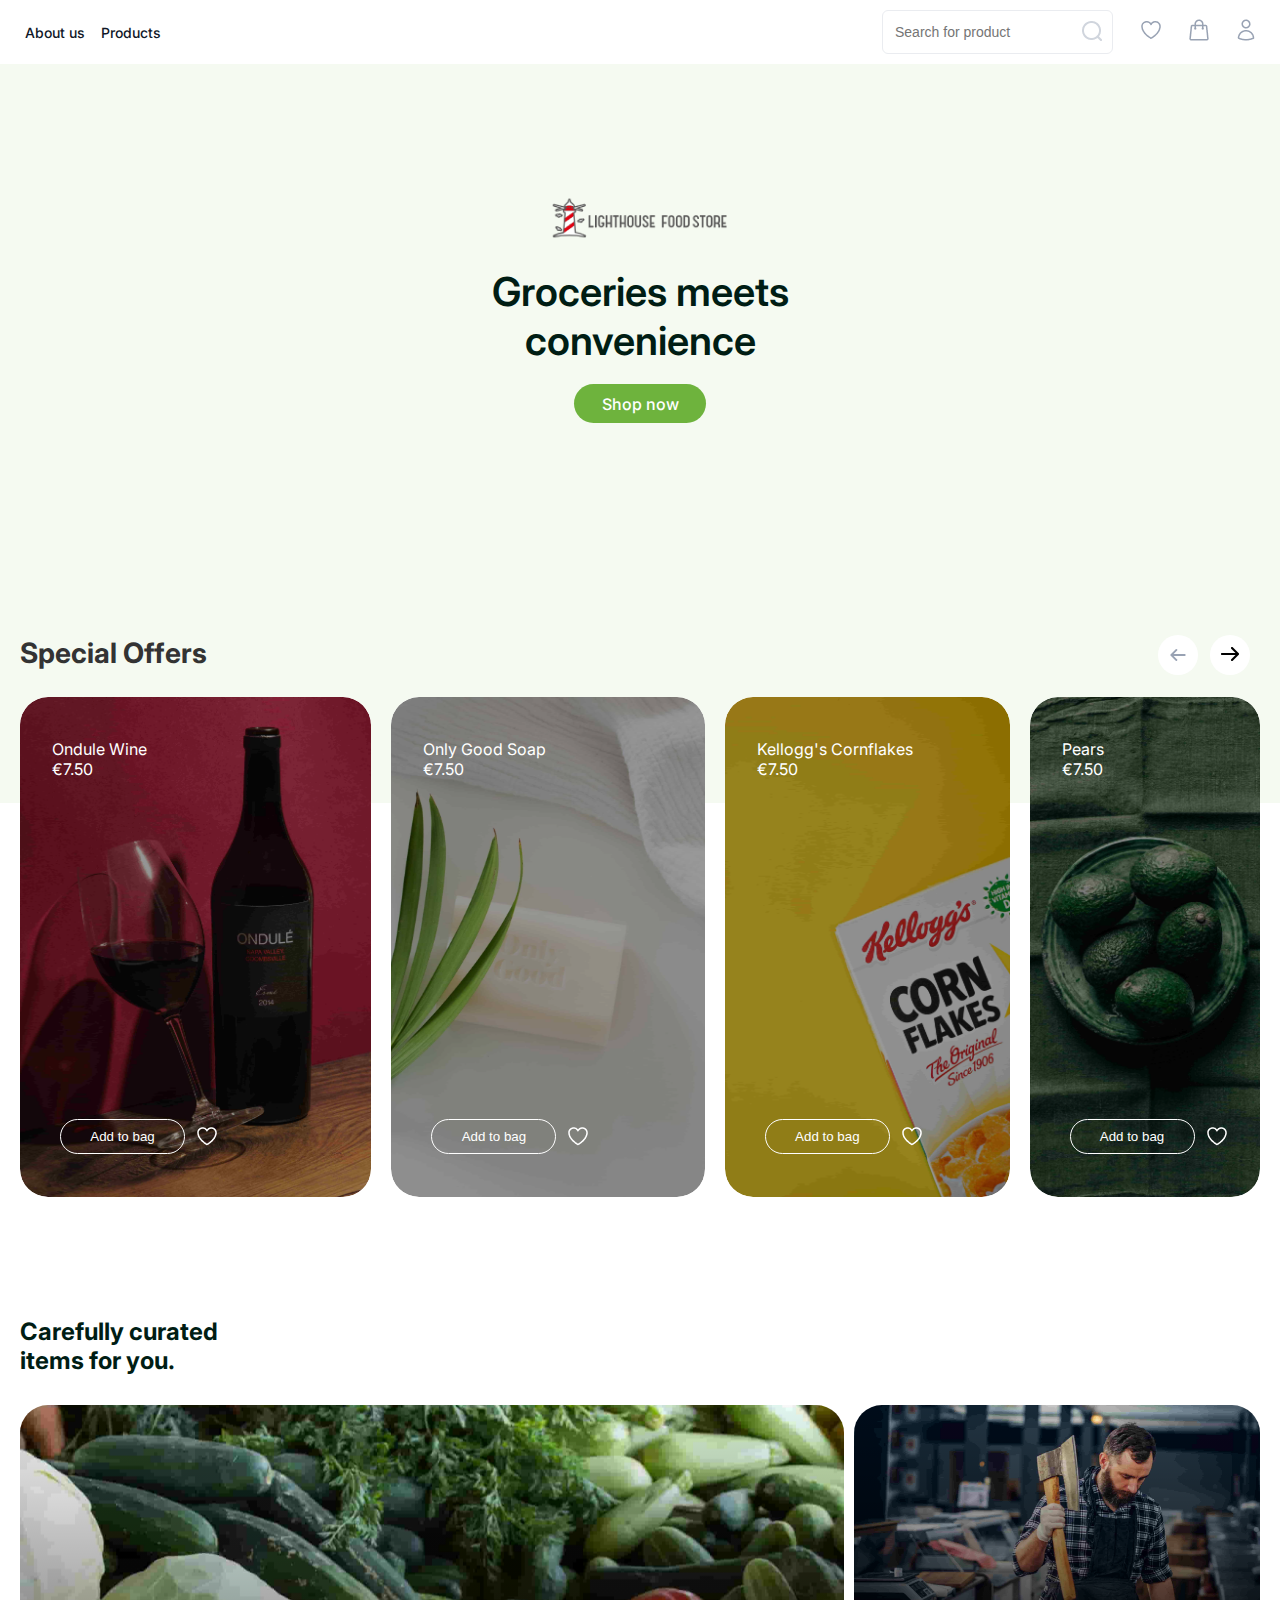
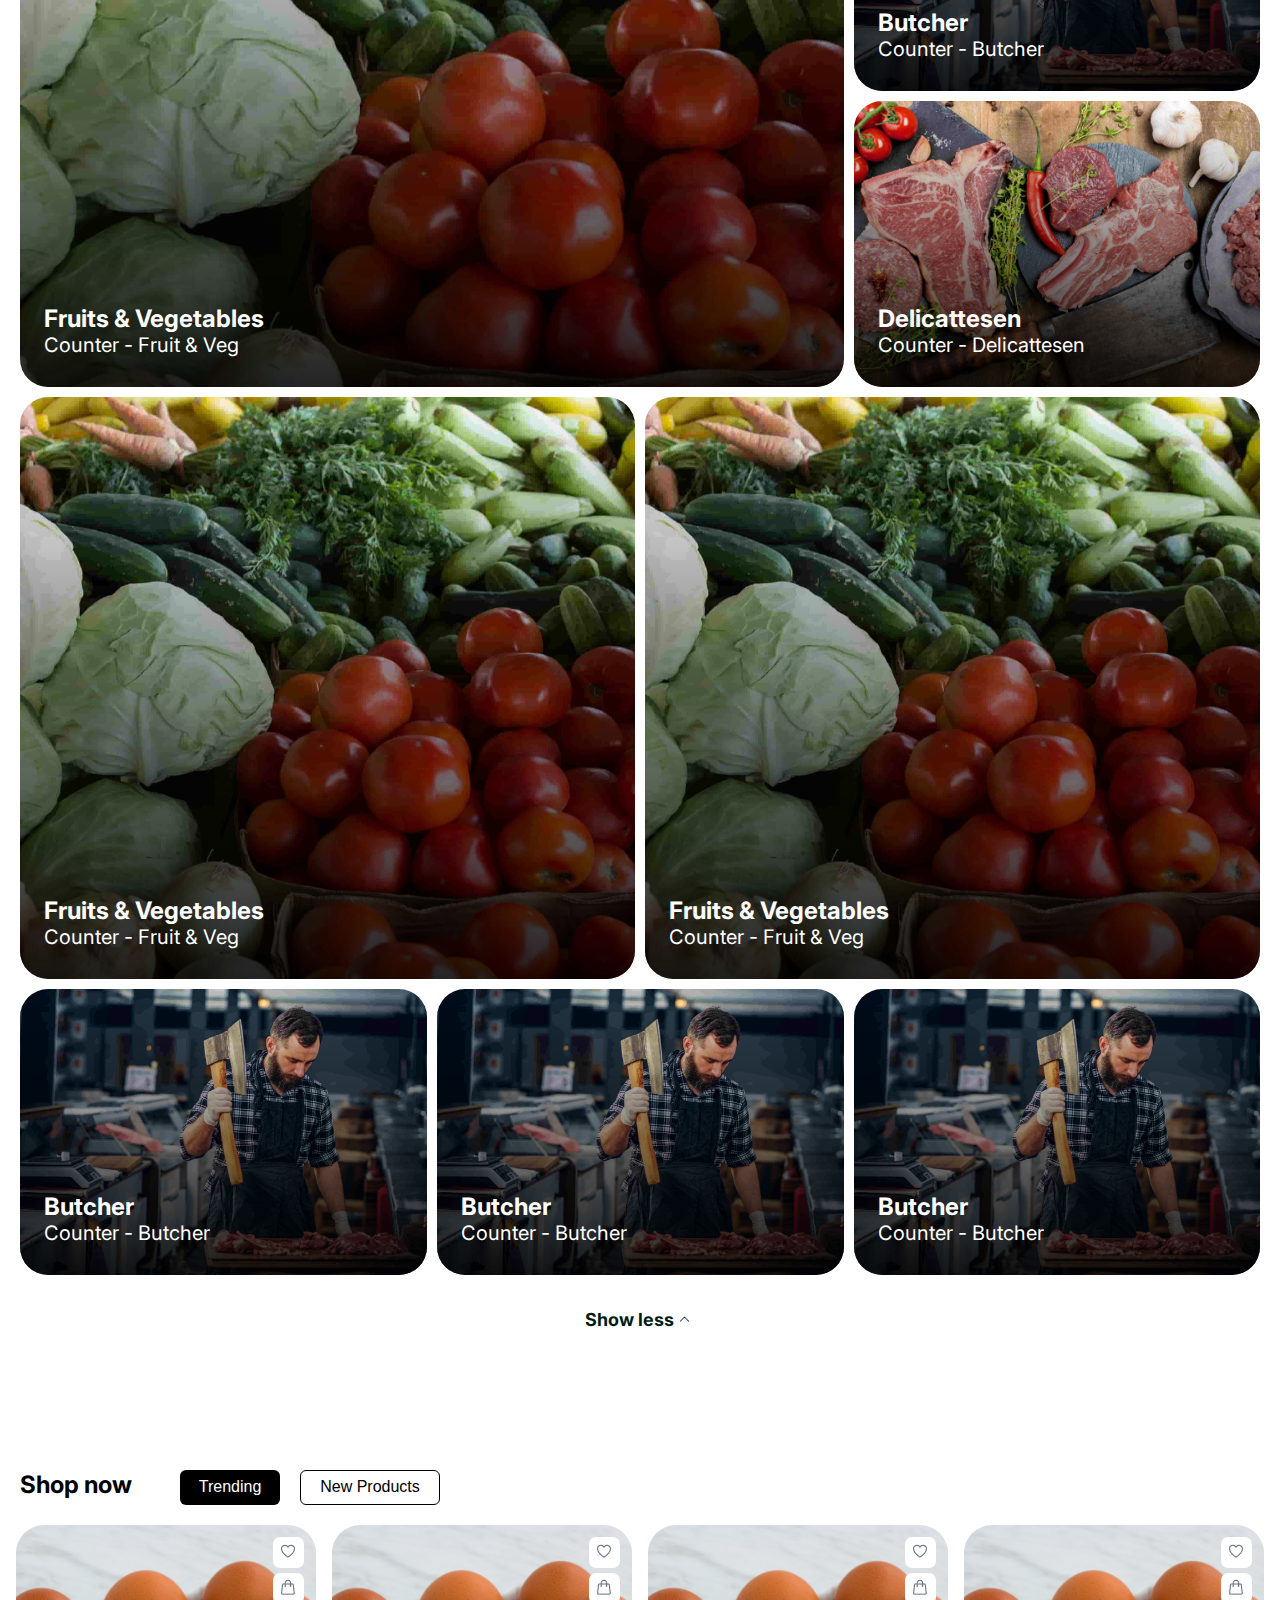
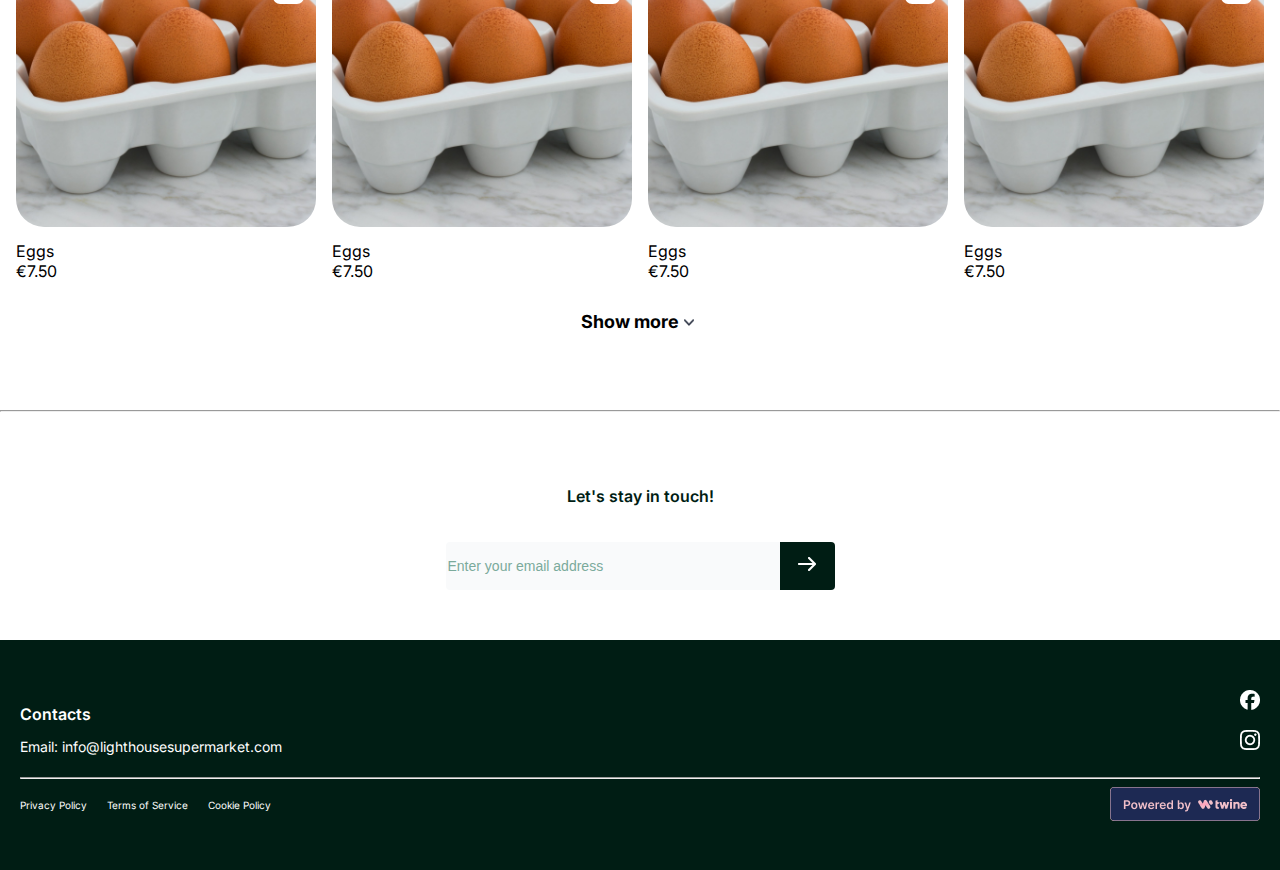
<file: index.html>
<!DOCTYPE html>
<html lang="en">
<head>
    <meta charset="UTF-8"/>
    <link href="/css/style.css" rel="stylesheet">
    <meta name="viewport" content="width=device-width, initial-scale=1.0">
    <link rel="preconnect" href="https://fonts.googleapis.com">
    <link rel="preconnect" href="https://fonts.gstatic.com" crossorigin>
    <link href="https://fonts.googleapis.com/css2?family=Inter:ital,opsz,wght@0,14..32,100..900;1,14..32,100..900&display=swap" rel="stylesheet">
    <title>Homepage</title>
</head>

<body>

<div class="container">
    <header class="header">
        <nav class="navbar">
            <ul class="nav-list">
                <li><a href="#About Us">About us</a></li>
                <li><a href="#Products">Products</a></li>
            </ul>
            <div class="right-section">
                <div class="search-item">
                    <input type="text" class="search-input" placeholder="Search for product">
                    <a href="#Search"><img src="/images/search.png"></a>
                </div>
                <a href="#liked"><img src="/images/liked.png" id="liked"></a>
                <a href="#cart"><img src="/images/cart.png" id="cart"></a>
                <a href="#profile"><img src="/images/profile.png" id="profile"></a>
            </div>
        </nav>
    </header>
</div>

<div class="background-overflow-header">
<div class="container">
    <header>
        <div class="header-container">
            <img src="/Images/logo.png" alt="Lighthouse Food Store" class="logo">
            <h1>Groceries meets<br>convenience</h1>
            <a href="#shop now" class="shop-now-button">Shop now</a>
        </div>
    </header>
</div>
</div>
    
<div class="container">
    <section class="special-offers">
        <div class="special-offers-header">
            <h2>Special Offers</h2>
            <div class="arrow-buttons">
                <button class="left-arrow"><img src="/images/special-offer-arrow-left.png"></button>
                <button class="right-arrow"><img src="/images/special-offer-arrow-right.png"></button>
            </div>
        </div>
        <div class="offer-grid">
            <div class="offer-item-1 offer-item">
                <img src="/images/wine.jpeg" alt="Ondule Wine" class="background-image">
                <p>Ondule Wine<br>€7.50</p>
                <div class="button-container-1">
                    <div class="add-to-bag">
                        <button>Add to bag</button>
                    </div>
                    <div class="special-offer-like">
                        <button><img src="/images/heart.png"></button>
                    </div>
                </div>
            </div>
            <div class="offer-item-2 offer-item">
                <img src="/images/soap.jpeg" alt="Only Good Soap" class="background-image">
                <p>Only Good Soap<br>€7.50</p>
                <div class="button-container-1">
                    <div class="add-to-bag">
                        <button>Add to bag</button>
                    </div>
                    <div class="special-offer-like">
                        <button><img src="/images/heart.png"></button>
                    </div>
                </div>
            </div>
            <div class="offer-item-3 offer-item">
                <img src="/images/cornflakes.jpeg" alt="Kellogg's cornflakes" class="background-image">
                <p>Kellogg's Cornflakes<br>€7.50</p>
                <div class="button-container-1">
                    <div class="add-to-bag">
                        <button>Add to bag</button>
                    </div>
                    <div class="special-offer-like">
                        <button><img src="/images/heart.png"></button>
                    </div>
                </div>
            </div>
            <div class="offer-item-4 offer-item">
                <img src="/images/pears.jpeg" alt="Pears" class="background-image">
                <p>Pears<br>€7.50</p>
                <div class="button-container-1">
                    <div class="add-to-bag">
                        <button>Add to bag</button>
                    </div>
                    <div class="special-offer-like">
                        <button><img src="/images/heart.png"></button>
                    </div>
                </div>
            </div>
        </div>
    </section>
</div>

<div class="container">
    <section class="curated-items">
        <h2>Carefully curated<br>items for you.</h2>
        <div class="curated-grid">
            <div class="curated-item curated-item-1">
                <img src="/images/fruit.jpeg" alt="Fruits & Vegetables"> 
                <div class="overlay"></div>
                <p><b>Fruits & Vegetables</b><br>Counter - Fruit & Veg</p>
            </div>
            <div class="curated-item curated-item-2">
                <img src="/images/butcher.jpeg" alt="Butcher">
                <div class="overlay"></div>
                <p><b>Butcher</b><br>Counter - Butcher</p>
            </div>
            <div class="curated-item curated-item-3">
                <img src="/images/meat.jpeg" alt="Delicattesen">
                <div class="overlay"></div>
                <p><b>Delicattesen</b><br>Counter - Delicattesen</p>
            </div>
            <div class="curated-item curated-item-4">
                <img src="/images/fruit.jpeg" alt="Fruits & Vegetables">
                <div class="overlay"></div>
                <p><b>Fruits & Vegetables</b><br>Counter - Fruit & Veg</p>
            </div>
            <div class="curated-item curated-item-5">
                <img src="/images/fruit.jpeg" alt="Fruits & Vegetables">
                <div class="overlay"></div>
                <p><b>Fruits & Vegetables</b><br>Counter - Fruit & Veg</p>
            </div>
            <div class="curated-item curated-item-6">
                <img src="/images/butcher.jpeg" alt="Butcher">
                <div class="overlay"></div>
                <p><b>Butcher</b><br>Counter - Butcher</p>
            </div>
            <div class="curated-item curated-item-7">
                <img src="/images/butcher.jpeg" alt="Butcher">
                <div class="overlay"></div>
                <p><b>Butcher</b><br>Counter - Butcher</p>
            </div>
            <div class="curated-item curated-item-8">
                <img src="/images/butcher.jpeg" alt="Butcher">
                <div class="overlay"></div>
                <p><b>Butcher</b><br>Counter - Butcher</p>
            </div>
        </div>
        <h4>Show less <img src="/images/chevron-up.png"></h4>
    </section>
</div>

<div class="container">
    <section class="shop-now-items">
        <div class="shop-now-header">
        <h2>Shop now</h2>
            <div class="tabs">
                <button class="tab-active">Trending</button>
                <button class="tab">New Products</button>
            </div>
        </div>
        <div class="product-grid">
            <div class="product-card">
                <div class="product-item-1">
                    <img src="/images/eggs.jpeg" alt="Eggs" class="product-card-image">
                    <div class="product-card-buttons">
                        <button><img src="/images/shop-now-like.png" class="shop-now-like"></button>
                        <button><img src="/images/add-to-cart.png" class="add-to-cart"></button>
                    </div>
                </div>
                <div class="product-card-text">
                    <p>Eggs<br>€7.50</p>
                </div>
            </div>
            <div class="product-card">
                <div class="product-item-2">
                    <img src="/images/eggs.jpeg" alt="Eggs" class="product-card-image">
                    <div class="product-card-buttons">
                        <button><img src="/images/shop-now-like.png" class="shop-now-like"></button>
                        <button><img src="/images/add-to-cart.png" class="add-to-cart"></button>
                    </div>
                </div>
                <div class="product-card-text">
                    <p>Eggs<br>€7.50</p>
                </div>
            </div>
            <div class="product-card">
                <div class="product-item-3">
                    <img src="/images/eggs.jpeg" alt="Eggs" class="product-card-image">
                    <div class="product-card-buttons">
                        <button><img src="/images/shop-now-like.png" class="shop-now-like"></button>
                        <button><img src="/images/add-to-cart.png" class="add-to-cart"></button>
                    </div>
                </div>
                <div class="product-card-text">
                    <p>Eggs<br>€7.50</p>
                </div>
            </div>
            <div class="product-card">
                <div class="product-item-4">
                    <img src="/images/eggs.jpeg" alt="Eggs" class="product-card-image">
                    <div class="product-card-buttons">
                        <button><img src="/images/shop-now-like.png" class="shop-now-like"></button>
                        <button><img src="/images/add-to-cart.png" class="add-to-cart"></button>
                    </div>
                </div>
                <div class="product-card-text">
                    <p>Eggs<br>€7.50</p>
                </div>
            </div>
        </div>
        <h4>Show more <img src="/images/chevron-down.png"></h4>
    </section>
</div>

    <hr>

<div class="container">
    <div class="subscribe-section">
        <p>Let's stay in touch!</p>
        <div class="subscribe-form">
            <input type="email" class="email-input" placeholder="Enter your email address">
            <button type="submit"><img src="/images/arrow-right.png"></button>
        </div>
    </div>
</div>

<div class="background-overflow-footer">
<div class="container">
    <footer class="footer">
        <div class="footer-1">
            <div class="contact-info">
                <p><b>Contacts</b></p>
                <p>Email: <a href="mailto:info@lighthousesupermarket.com">info@lighthousesupermarket.com</a></p>
            </div>
            <div class="social-icons">
                <a href="#Facebook" class="social-icon-1"><img src="/images/facebook.png"></a>
                <br>
                <a href="#Instagram" class="social-icon-2"><img src="/images/instagram.png"></a>
            </div>
        </div>
        <hr>
        <div class="footer-2">
            <div class="footer-links">
                <a href="#Privacy Policy">Privacy Policy</a>
                <a href="#Terms of Service">Terms of Service</a>
                <a href="#Cookie Policy">Cookie Policy</a>
            </div>
            <div class="powered-by">
                <a href="#Twine"><img src="/images/twine.png"></a>
            </div>
        </div>
    </footer>
</div>
</div>

</body>
</html>
</file>
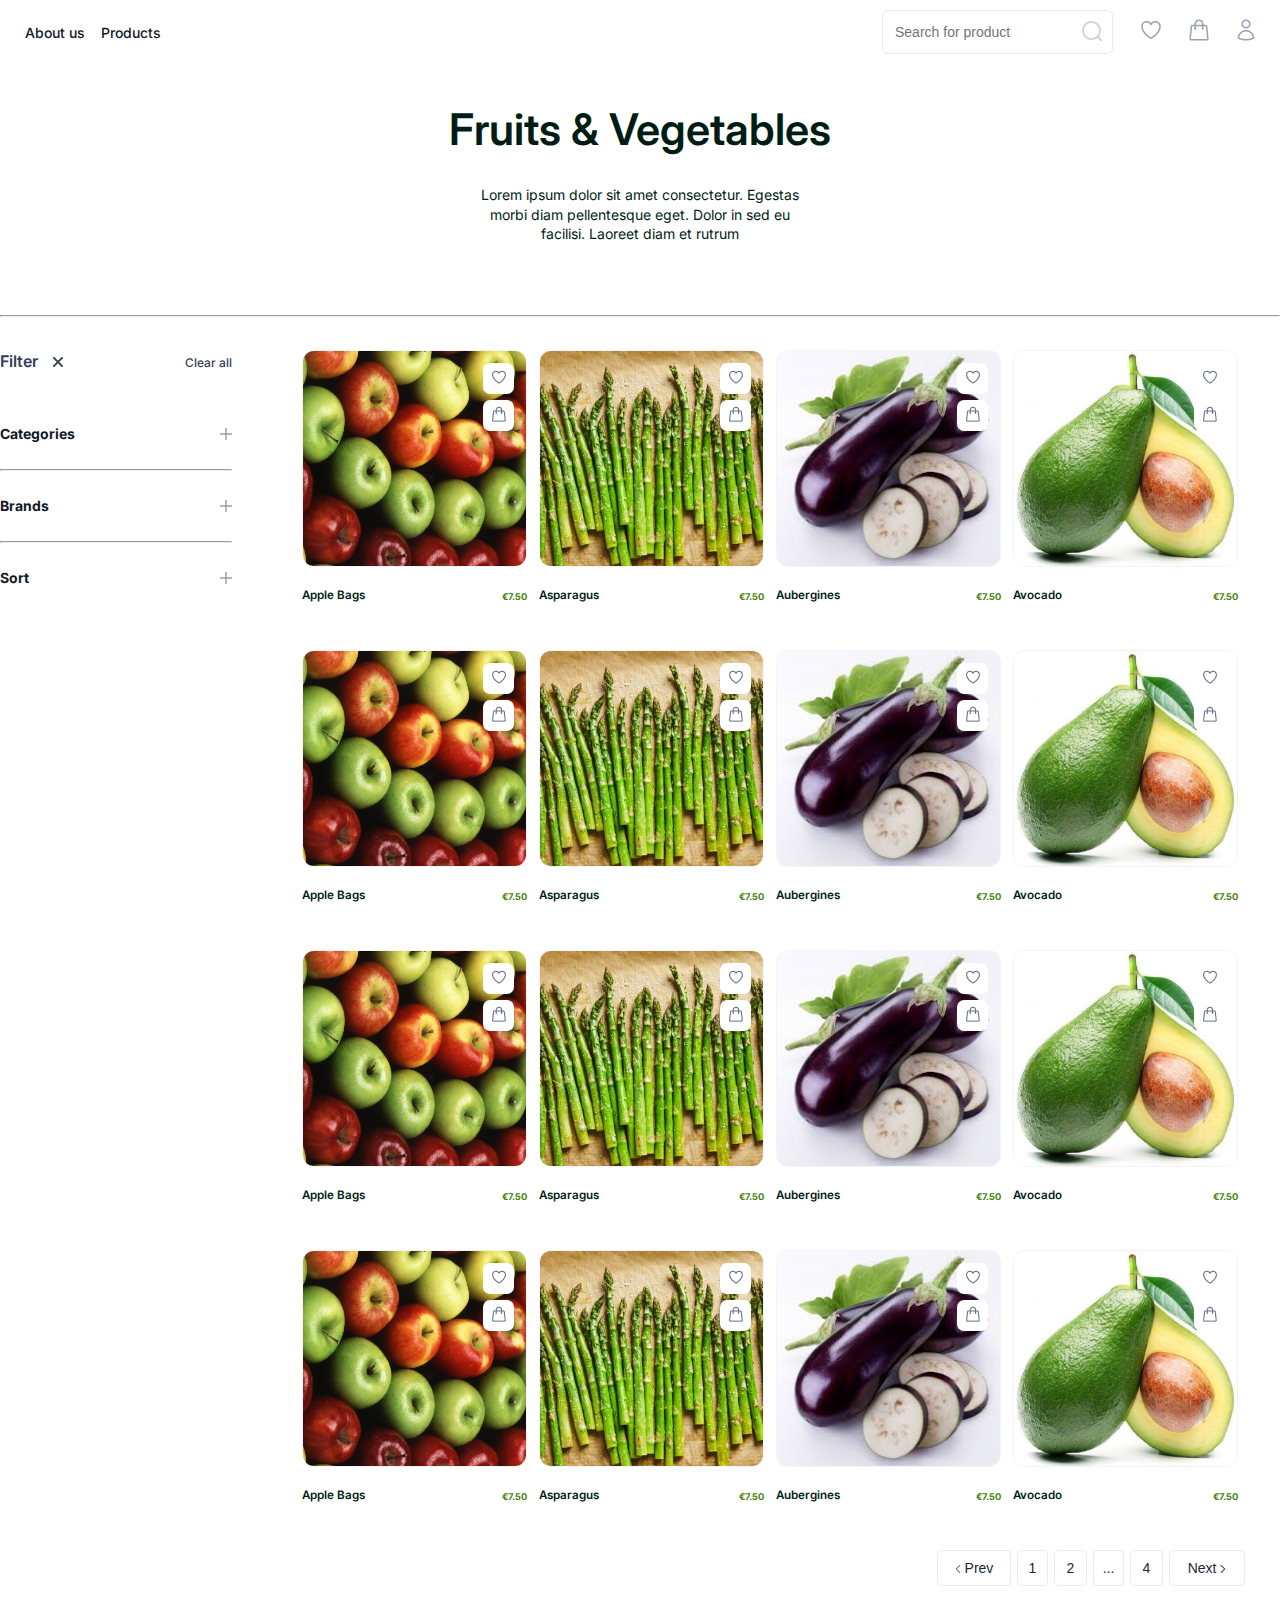
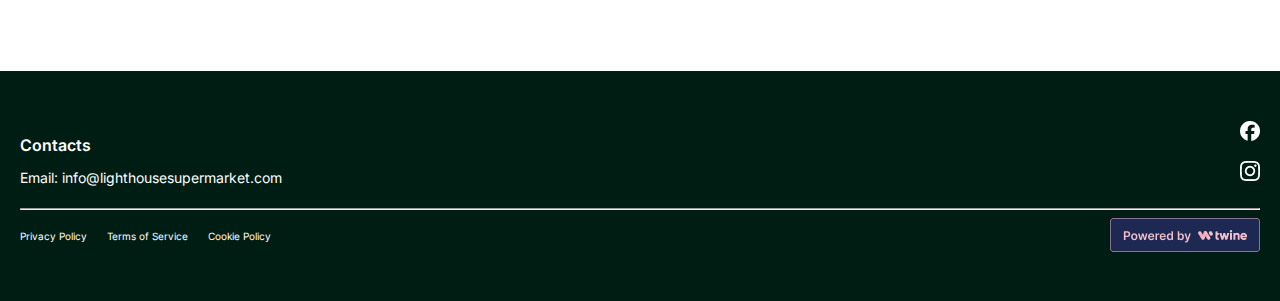
<file: listings/index.html>
<!DOCTYPE html>
<html lang="en">
<head>
    <meta charset="UTF-8"/>
    <link href="/css/style.css" rel="stylesheet">
    <meta name="viewport" content="width=device-width, initial-scale=1.0">
    <link rel="preconnect" href="https://fonts.googleapis.com">
    <link rel="preconnect" href="https://fonts.gstatic.com" crossorigin>
    <link href="https://fonts.googleapis.com/css2?family=Inter:ital,opsz,wght@0,14..32,100..900;1,14..32,100..900&display=swap" rel="stylesheet">
    <title>Product Listing</title>
</head>

<body>

<div class="container">
    <header class="header">
        <nav class="navbar">
            <ul class="nav-list">
                <li><a href="#About Us">About us</a></li>
                <li><a href="#Products">Products</a></li>
            </ul>
            <div class="right-section">
                <div class="search-item">
                    <input type="text" class="search-input" placeholder="Search for product">
                    <a href="#Search"><img src="/images/search.png"></a>
                </div>
                    <a href="#liked"><img src="/images/liked.png" id="liked"></a>
                    <a href="#cart"><img src="/images/cart.png" id="cart"></a>
                    <a href="#profile"><img src="/images/profile.png" id="profile"></a>
            </div>
        </nav>
    </header>
</div>

<div class="container">
    <header>
        <div class="listings-header">
            <h1>Fruits & Vegetables</h1>
            <h2>Lorem ipsum dolor sit amet consectetur. Egestas<br>
                morbi diam pellentesque eget. Dolor in sed eu<br>
                facilisi. Laoreet diam et rutrum </h2>
        </div>
        <hr>
    </header>
</div>

<div class="listings-main-content container">
    <div class="filter-options">
        <div class="filter-title">
            <h3>Filter <img src="/images/filter-cross.png"></h3>
            <h4>Clear all</h4>
        </div>
        <div class="filter-types">
            <div class="filters-categories filters">
                <h4>Categories</h4>
                <img src="/images/filter-add.png">
            </div>
            <hr>
            <div class="filters-brands filters">
                <h4>Brands</h4>
                <img src="/images/filter-add.png">
            </div>
            <hr>
            <div class="filters-sort filters">
                <h4>Sort</h4>
                <img src="/images/filter-add.png">
            </div>
        </div>
</div>

<div class="main-listing">
    <div class="listings-grid">
        
    <div class="listings-container">   
        <div class="listings-card">
            <div class="listings-item">
                <img src="/images/apples.jpg" alt="Apples" class="listings-card-image">
                <div class="listings-card-buttons">
                    <button><img src="/images/shop-now-like.png" class="shop-now-like"></button>
                    <button><img src="/images/add-to-cart.png" class="add-to-cart"></button>
                </div>
            </div>
        </div>
        <div class="listings-card-text">
            <h5>Apple Bags</h5>
            <h6>€7.50</h6>
        </div>
    </div>

    <div class="listings-container">
        <div class="listings-card">
            <div class="listings-item">
                <img src="/images/asparagus-listings.jpg" alt="Asparagus" class="listings-card-image">
                <div class="listings-card-buttons">
                    <button><img src="/images/shop-now-like.png" class="shop-now-like"></button>
                    <button><img src="/images/add-to-cart.png" class="add-to-cart"></button>
                </div>
            </div>
        </div>
        <div class="listings-card-text">
            <h5>Asparagus</h5>
            <h6>€7.50</h6>
        </div>
    </div>

    <div class="listings-container">    
        <div class="listings-card">
            <div class="listings-item">
                <img src="/images/aubergines.jpeg" alt="Aubergines" class="listings-card-image">
                <div class="listings-card-buttons">
                    <button><img src="/images/shop-now-like.png" class="shop-now-like"></button>
                    <button><img src="/images/add-to-cart.png" class="add-to-cart"></button>
                </div>
            </div>
        </div>
        <div class="listings-card-text">
            <h5>Aubergines</h5>
            <h6>€7.50</h6>
        </div>
    </div>

    <div class="listings-container">
        <div class="listings-card">
            <div class="listings-item">
                <img src="/images/avocado.jpg" alt="Avocado" class="listings-card-image">
                <div class="listings-card-buttons">
                    <button><img src="/images/shop-now-like.png" class="shop-now-like"></button>
                    <button><img src="/images/add-to-cart.png" class="add-to-cart"></button>
                </div>
            </div>
        </div>
        <div class="listings-card-text">
            <h5>Avocado</h5>
            <h6>€7.50</h6>
        </div>
    </div>

    <div class="listings-container">
        <div class="listings-card">
            <div class="listings-item">
                <img src="/images/apples.jpg" alt="Apples" class="listings-card-image">
                <div class="listings-card-buttons">
                    <button><img src="/images/shop-now-like.png" class="shop-now-like"></button>
                    <button><img src="/images/add-to-cart.png" class="add-to-cart"></button>
                </div>
            </div>
        </div>
        <div class="listings-card-text">
            <h5>Apple Bags</h5>
            <h6>€7.50</h6>
        </div>
    </div>

    <div class="listings-container">
        <div class="listings-card">
            <div class="listings-item">
                <img src="/images/asparagus-listings.jpg" alt="Asparagus" class="listings-card-image">
                <div class="listings-card-buttons">
                    <button><img src="/images/shop-now-like.png" class="shop-now-like"></button>
                    <button><img src="/images/add-to-cart.png" class="add-to-cart"></button>
                </div>
            </div>
        </div>
        <div class="listings-card-text">
            <h5>Asparagus</h5>
            <h6>€7.50</h6>
        </div>
    </div>

    <div class="listings-container">
        <div class="listings-card">
            <div class="listings-item">
                <img src="/images/aubergines.jpeg" alt="Aubergines" class="listings-card-image">
                <div class="listings-card-buttons">
                    <button><img src="/images/shop-now-like.png" class="shop-now-like"></button>
                    <button><img src="/images/add-to-cart.png" class="add-to-cart"></button>
                </div>
            </div>
        </div>
        <div class="listings-card-text">
            <h5>Aubergines</h5>
            <h6>€7.50</h6>
        </div>
    </div>

    <div class="listings-container">
        <div class="listings-card">
            <div class="listings-item">
                <img src="/images/avocado.jpg" alt="Avocado" class="listings-card-image">
                <div class="listings-card-buttons">
                    <button><img src="/images/shop-now-like.png" class="shop-now-like"></button>
                    <button><img src="/images/add-to-cart.png" class="add-to-cart"></button>
                </div>
            </div>
        </div>
        <div class="listings-card-text">
            <h5>Avocado</h5>
            <h6>€7.50</h6>
        </div>
    </div>

    <div class="listings-container">
        <div class="listings-card">
            <div class="listings-item">
                <img src="/images/apples.jpg" alt="Apples" class="listings-card-image">
                <div class="listings-card-buttons">
                    <button><img src="/images/shop-now-like.png" class="shop-now-like"></button>
                    <button><img src="/images/add-to-cart.png" class="add-to-cart"></button>
                </div>
            </div>
        </div>
        <div class="listings-card-text">
            <h5>Apple Bags</h5>
            <h6>€7.50</h6>
        </div>
    </div>

    <div class="listings-container">
        <div class="listings-card">
            <div class="listings-item">
                <img src="/images/asparagus-listings.jpg" alt="Asparagus" class="listings-card-image">
                <div class="listings-card-buttons">
                    <button><img src="/images/shop-now-like.png" class="shop-now-like"></button>
                    <button><img src="/images/add-to-cart.png" class="add-to-cart"></button>
                </div>
            </div>
        </div>
        <div class="listings-card-text">
            <h5>Asparagus</h5>
            <h6>€7.50</h6>
        </div>
    </div>

    <div class="listings-container">
        <div class="listings-card">
            <div class="listings-item">
                <img src="/images/aubergines.jpeg" alt="Aubergines" class="listings-card-image">
                <div class="listings-card-buttons">
                    <button><img src="/images/shop-now-like.png" class="shop-now-like"></button>
                    <button><img src="/images/add-to-cart.png" class="add-to-cart"></button>
                </div>
            </div>
        </div>
        <div class="listings-card-text">
            <h5>Aubergines</h5>
            <h6>€7.50</h6>
        </div>
    </div>

    <div class="listings-container">
        <div class="listings-card">
            <div class="listings-item">
                <img src="/images/avocado.jpg" alt="Avocado" class="listings-card-image">
                <div class="listings-card-buttons">
                    <button><img src="/images/shop-now-like.png" class="shop-now-like"></button>
                    <button><img src="/images/add-to-cart.png" class="add-to-cart"></button>
                </div>
            </div>
        </div>
        <div class="listings-card-text">
            <h5>Avocado</h5>
            <h6>€7.50</h6>
        </div>
    </div>

    <div class="listings-container">
        <div class="listings-card">
            <div class="listings-item">
                <img src="/images/apples.jpg" alt="Apples" class="listings-card-image">
                <div class="listings-card-buttons">
                    <button><img src="/images/shop-now-like.png" class="shop-now-like"></button>
                    <button><img src="/images/add-to-cart.png" class="add-to-cart"></button>
                </div>
            </div>
        </div>
        <div class="listings-card-text">
            <h5>Apple Bags</h5>
            <h6>€7.50</h6>
        </div>
    </div>

    <div class="listings-container">
        <div class="listings-card">
            <div class="listings-item">
                <img src="/images/asparagus-listings.jpg" alt="Asparagus" class="listings-card-image">
                <div class="listings-card-buttons">
                    <button><img src="/images/shop-now-like.png" class="shop-now-like"></button>
                    <button><img src="/images/add-to-cart.png" class="add-to-cart"></button>
                </div>
            </div>
        </div>
        <div class="listings-card-text">
            <h5>Asparagus</h5>
            <h6>€7.50</h6>
        </div>
    </div>

    <div class="listings-container">
        <div class="listings-card">
            <div class="listings-item">
                <img src="/images/aubergines.jpeg" alt="Aubergines" class="listings-card-image">
                <div class="listings-card-buttons">
                    <button><img src="/images/shop-now-like.png" class="shop-now-like"></button>
                    <button><img src="/images/add-to-cart.png" class="add-to-cart"></button>
                </div>
            </div>
        </div>
        <div class="listings-card-text">
            <h5>Aubergines</h5>
            <h6>€7.50</h6>
        </div>
    </div>

    <div class="listings-container">
        <div class="listings-card">
            <div class="listings-item">
                <img src="/images/avocado.jpg" alt="Avocado" class="listings-card-image">
                <div class="listings-card-buttons">
                    <button><img src="/images/shop-now-like.png" class="shop-now-like"></button>
                    <button><img src="/images/add-to-cart.png" class="add-to-cart"></button>
                </div>
            </div>
        </div>
        <div class="listings-card-text">
            <h5>Avocado</h5>
            <h6>€7.50</h6>
        </div>
    </div>
</div>

        <div class="page-button">
            <button class="pages-prev"><img src="/images/pages-arrow-right.png"> Prev</button>
            <button class="pages-1">1</button>
            <button class="pages-2">2</button>
            <button class="pages-more">...</button>
            <button class="pages-4">4</button>
            <button class="pages-next">Next <img src="/images/pages-arrow-left.png"></button>
        </div>

</div>
</div>
</div>

<div class="background-overflow-footer">
    <div class="container">
        <footer class="footer">
            <div class="footer-1">
                <div class="contact-info">
                    <p><b>Contacts</b></p>
                    <p>Email: <a href="mailto:info@lighthousesupermarket.com">info@lighthousesupermarket.com</a></p>
                </div>
                <div class="social-icons">
                    <a href="#Facebook" class="social-icon-1"><img src="/images/facebook.png"></a>
                    <br>
                    <a href="#Instagram" class="social-icon-2"><img src="/images/instagram.png"></a>
                </div>
            </div>
            <hr>
            <div class="footer-2">
                <div class="footer-links">
                    <a href="#Privacy Policy">Privacy Policy</a>
                    <a href="#Terms of Service">Terms of Service</a>
                    <a href="#Cookie Policy">Cookie Policy</a>
                </div>
                <div class="powered-by">
                    <a href="#Twine"><img src="/images/twine.png"></a>
                </div>
            </div>
        </footer>
    </div>
</div>
</file>
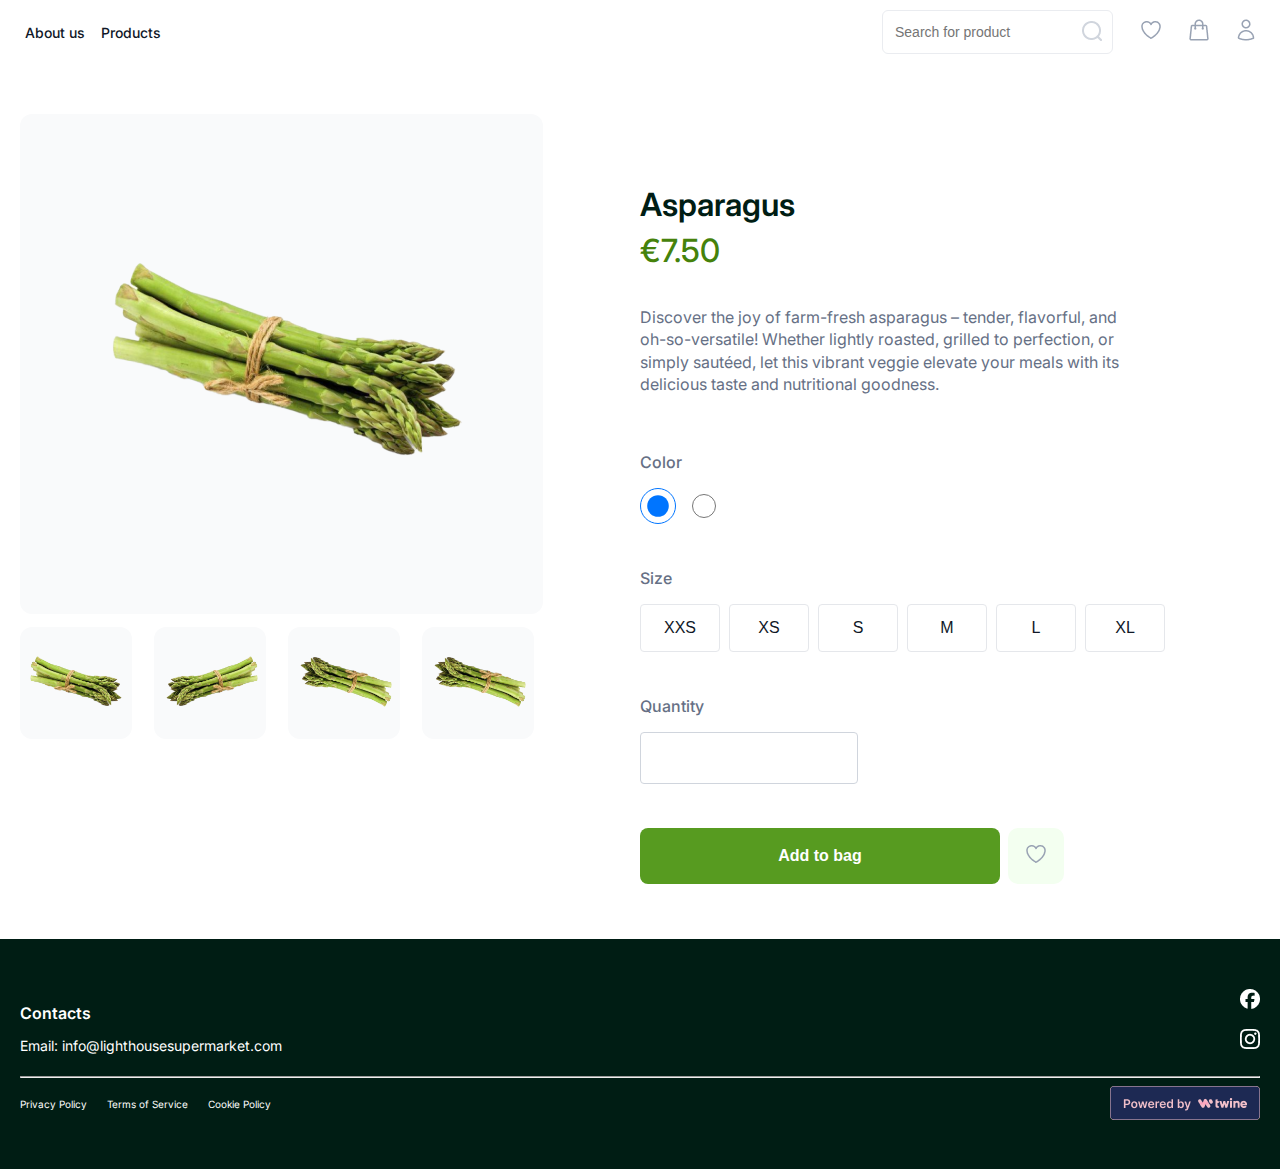
<file: products/index.html>
<!DOCTYPE html>
<html lang="en">
<head>
    <meta charset="UTF-8"/>
    <link href="/css/style.css" rel="stylesheet">
    <script src="/products/main.js"></script>
    <meta name="viewport" content="width=device-width, initial-scale=1.0">
    <link rel="preconnect" href="https://fonts.googleapis.com">
    <link rel="preconnect" href="https://fonts.gstatic.com" crossorigin>
    <link href="https://fonts.googleapis.com/css2?family=Inter:ital,opsz,wght@0,14..32,100..900;1,14..32,100..900&display=swap" rel="stylesheet">
    <title>Product View</title>
</head>

<body>
 
    <div class="container">
        <header class="header">
            <nav class="navbar">
                <ul class="nav-list">
                    <li><a href="#About Us">About us</a></li>
                    <li><a href="#Products">Products</a></li>
                </ul>
                <div class="right-section">
                    <div class="search-item">
                        <input type="text" class="search-input" placeholder="Search for product">
                        <a href="#Search"><img src="/images/search.png"></a>
                    </div>
                    <a href="#liked"><img src="/images/liked.png" id="liked"></a>
                    <a href="#cart"><img src="/images/cart.png" id="cart"></a>
                    <a href="#profile"><img src="/images/profile.png" id="profile"></a>
                </div>
            </nav>
        </header>
    </div>

    <div class="container">
        <div class="product-view">
            <div class="row">
            <div class="product-container col">
                <div class="item-grid">
                    <div class="product-image product-image-big">
                        <img id="mainImage" src="/images/asparagus.png" alt="Asparagus-1">
                    </div>
                    <div class="product-image-small-1">
                        <button class="product-button" onclick="changeImage(1)"><img src="/images/asparagus.png" alt="Asparagus-2"></button>
                    </div>
                    <div class="product-image-small-2">
                        <button class="product-button" onclick="changeImage(2)"><img src="/images/asparagus-1.png" alt="Asparagus-3"></button>
                    </div>
                    <div class="product-image-small-3">
                        <button class="product-button" onclick="changeImage(3)"><img src="/images/asparagus-2.png" alt="Asparagus-4"></button>
                    </div>
                    <div class="product-image-small-4">
                        <button class="product-button" onclick="changeImage(4)"><img src="/images/asparagus-2.png" alt="Asparagus-5"></button>
                    </div>
                </div>
            </div>

            <div class="product-choose col">
                <div class="product-details">
                    <div class="product-name">
                        <h1>Asparagus</h1>
                        <h2>€7.50</h2>
                    </div>
                    <div class="product-description">
                        <p>Discover the joy of farm-fresh asparagus – tender, flavorful, and<br>oh-so-versatile! Whether lightly roasted, grilled to perfection, or<br>simply sautéed, let this vibrant veggie elevate your meals with its<br>delicious taste and nutritional goodness.</p>
                    </div>
                    
                    <div class="product-options">
                        
                        <label>Color</label>
                        <div class="color-options">
                            <input type="radio" id="color1" name="color" checked>
                            <input type="radio" id="color2" name="color" !checked>
                        </div>

                        <label>Size</label>
                        <div class="size-options">
                            <button class="size">XXS</button>
                            <button class="size">XS</button>
                            <button class="size">S</button>
                            <button class="size">M</button>
                            <button class="size">L</button>
                            <button class="size">XL</button>
                        </div>

                        <label>Quantity</label>
                        <div class="quantity-option">
                            <input type="number">
                        </div>

                    </div>
                    <div class="add-like">
                        <button class="add-item">Add to bag</button>
                        <button class="like-button-product"><img src="/images/liked.png"></button>
                    </div>
                </div>
            </div>
            </div>
        </div>
    </div>

    <div class="background-overflow-footer">
        <div class="container">
            <footer class="footer">
                <div class="footer-1">
                    <div class="contact-info">
                        <p><b>Contacts</b></p>
                        <p>Email: <a href="mailto:info@lighthousesupermarket.com">info@lighthousesupermarket.com</a></p>
                    </div>
                    <div class="social-icons">
                        <a href="#Facebook" class="social-icon-1"><img src="/images/facebook.png"></a>
                        <br>
                        <a href="#Instagram" class="social-icon-2"><img src="/images/instagram.png"></a>
                    </div>
                </div>
                <hr>
                <div class="footer-2">
                    <div class="footer-links">
                        <a href="#Privacy Policy">Privacy Policy</a>
                        <a href="#Terms of Service">Terms of Service</a>
                        <a href="#Cookie Policy">Cookie Policy</a>
                    </div>
                    <div class="powered-by">
                        <a href="#Twine"><img src="/images/twine.png"></a>
                    </div>
                </div>
            </footer>
        </div>
        </div>

</body>
</html>
</file>
<file: css/style.css>
/*index*/

body {
    margin: 0;
    font-family: "Inter", sans-serif;
    background-color: rgba(255, 255, 255, 1);
}

.container {
    max-width: 1280px;
    margin: 0 auto;
}

.background-overflow-header {
    background-color: rgba(110, 179, 61, 0.07);
}

.background-overflow-footer {
    background-color:  rgba(0, 29, 20, 1);
}

/*Header*/

.header {
    background-color: rgba(255, 255, 255, 1);
    display: flex;
    align-items: center;
    height: 64px;
    font-family: "Inter", sans-serif;
}

.navbar {
    display: flex;
    justify-content: space-between;
    align-items: center;
    width: 100%;
    padding: 10px 25px;
}

.nav-list {
    list-style: none;
    display: flex;
    gap: 16px;
    padding: 0;
}

.nav-list li a {
    text-decoration: none;
    font-family: "inter" sans-serif;
    color: rgba(16, 24, 40, 1);
    font-size: 14px;
    font-weight: 500;
    gap: 16px;
}

.nav-list li a:hover {
    text-decoration: underline;
}

.right-section {
    display: flex;
    align-items: center;
    gap: 28px;
}

.search-item {
    border: 1px solid rgba(234, 236, 240, 1);
    border-radius: 6px;
    padding: 0 10px;
}

.search-item img {
    display: inline;
    position: relative;
    top: 4px;
}

.search-input {
    border: none;
    padding: 8px, 16px, 8px, 16px;
    font-size: 14px;
    outline: none;
    gap: 40px;
    height: 40px;
    font-weight: 400;
    color: rgba(152, 162, 179, 1);
}

.icon {
    font-size: 16px;
    cursor: pointer;
}

#liked:hover {
    background-image: url('/images/liked-hover.png');
    transition: 5s;
}

#cart:hover {
    background-image: url('/images/cart-hover.png');
    transition: 5s;
}

#profile:hover {
    background-image: url('/images/profile-hover.png');
}

/*Logo Section*/

.header-container {
   display: flex;
   flex-direction: column;
   align-items: center;
   justify-content: center;
   height: 100vh;
   text-align: center;
   height: 739px;
   top: 64px;
}

.logo {
    width: 198px;
    height: 48px;
    padding: 4.68px, 11.71px, 4.68px, 11.71px;
    margin-top: -250px;
    left: 541px;
}

.header-container h1 {
    font-size: 40px;
    margin-bottom: 20px;
    color: rgba(0, 29, 20, 1);
    font-weight: 600;
    line-height: 48.41px;
    width: 329px;
    height: 96px;
    align-items: center;
    top: 168px;
    font-family: "Inter", sans-serif;
}

.shop-now-button {
    display: inline-block;
    padding: 10px, 28px, 10px, 28px;
    font-size: 16px;
    font-weight: 500;
    color: rgba(255, 255, 255, 1);
    background-color: rgba(110, 179, 61, 1);
    border-radius: 20px;
    text-decoration: none;
    transition: background-color 0.3s;
    width: 132px;
    height: 39px;
    gap: 10px;
    place-content: center;
    font-family: "Inter", sans-serif;
}

.shop-now-button:hover {
    background-color: rgba(69, 130, 11, 1);
}

/*Special Offers Section*/

.special-offers {
    padding: 50px 20px;
    text-align: left;
    margin-top: -240px;
    font-family: "Inter", sans-serif;
}

.special-offers-header {
    display: flex;
    flex-direction: row;
    justify-content: space-between;
}

.arrow-buttons {
    display: flex;
    padding: 22px 10px;
    gap: 12px;
    justify-content: flex-end;
}

.arrow-buttons button {
    background-color: #ffffff;
    border: none;
    color: black;
    padding: 10px;
    border-radius: 50%;
    cursor: pointer;
    font-size: 16px;
    line-height: 1;
    width: 40px;
    height: 40px;
}

.special-offers h2 {
    font-size: 28px;
    margin-bottom: 20px;
    color: #333;
    top: 558px;
    left: 25px;
    display: flex;
}

.offer-grid {
    display: flex;
    justify-content: center;
    gap: 20px;
    overflow: hidden;
    position: relative;
}

.offer-grid a {
    size: 10px;
}

.offer-item {
    border-radius: 28px;
    height: 500px;
    text-align: left;
    background-color: #ffffff;
    position: relative;
    overflow: hidden;
}

.offer-item-1 {
    width: 500px;
}

.offer-item-2 {
    width: 446px;
}

.offer-item-3 {
    width: 405px;
}

.offer-item-4 {
    width: 328px;
}

.background-image {
    object-fit: cover;
    border-radius: 28px;
    position: absolute;
    width: 100%;
    height: 100%;
    filter: brightness(60%);
}
.offer-grid p {
    margin: 10px 0;
    font-size: 16px;
    color: rgba(255, 255, 255, 1);
    position: absolute;
    padding: 32px;
}

.add-to-bag button {
    background-color: transparent;
    color: white;
    border: 1px solid;
    border-radius: 20px;
    cursor: pointer;
    position: relative;
    width: 125px;
    height: 35px;
}

.special-offer-like button {
    border: none;
    background-color: transparent;
    padding: 8px;
}

.button-container-1 {
    display: flex;
    padding: 10px;
    left: 30px;
    bottom: 30px;
    position: absolute;
    gap: 4px;
}

/*Curated Items Section*/

.curated-items {
    padding: 50px 20px;
    display: grid;
    gap: 10px;
}

.curated-items h2 {
    font-size: 24px;
    color: rgba(0, 29, 20, 1);
    margin-bottom: 20px;
}

.curated-items h4 {
    font-size: 18px;
    color: rgba(0, 29, 20, 1);
    margin-bottom: 20px;
    place-self: center;
}

.curated-grid {
    position: relative;
    gap: 10px;
    display: grid;
    grid-template-columns: 16% 16% 16% 16% 16% 16%;
    grid-template-rows: 286px 286px 286px 286px 286px;
    grid-template-areas: 
        "item-1 item-1 item-1 item-1 item-2 item-2"
        "item-1 item-1 item-1 item-1 item-3 item-3"
        "item-4 item-4 item-4 item-5 item-5 item-5"
        "item-4 item-4 item-4 item-5 item-5 item-5"
        "item-6 item-6 item-7 item-7 item-8 item-8";
}

.curated-item {
    background-color: #fff;
    border-radius: 20px;
    overflow: hidden;
    position: relative;
}

.curated-item-1 {
    grid-area: item-1;
}

.curated-item-2 {
    grid-area: item-2;
}

.curated-item-3 {
    grid-area: item-3;
}

.curated-item-4 {
    grid-area: item-4;
}

.curated-item-5 {
    grid-area: item-5;
}

.curated-item-6 {
    grid-area: item-6;
}

.curated-item-7 {
    grid-area: item-7;
}

.curated-item-8 {
    grid-area: item-8;
}

.curated-grid img {
    object-fit: cover;
    border-radius: 28px;
    position: absolute;
    width: 100%;
    height: 100%;
}

.overlay {
    position: absolute;
    background-image: linear-gradient(to bottom, rgba(115, 115, 115, 0), rgba(0, 0, 0, 0.85));
    width: 100%;
    height: 100%;
    border-radius: 28px;
}

.curated-grid p {
    margin: 10px 0;
    font-size: 20px;
    color: rgba(255, 255, 255, 1);
    position: absolute;
    left: 24px;
    bottom: 20px;
}

.curated-grid b {
    font-size: 24px;
}

/*Shop Now Section*/

.shop-now-items {
    margin: 0 auto;
    padding: 50px 20px;
    gap: 10px;
}

.shop-now-header {
    display: flex;
}

.shop-now-item h2 {
    font-size: 24px;
    margin-bottom: 20px;
}

.shop-now-items h4 {
    display: flex;
    font-size: 18px;
    color: rgba(0, 0, 0, 1);
    margin-bottom: 20px;
    place-content: center;
    padding-top: 60px;
}

.tabs {
    display: flex;
    flex-direction: row;
    gap: 20px;
    padding: 20px 48px;
}

.tab {
    padding: 8px, 16px, 8px, 16px;
    border: 1px solid rgba(0, 0, 0, 1);
    background-color: rgba(255, 255, 255, 1);
    cursor: pointer;
    font-size: 16px;
    width: 140px;
    height: 35px;
    font-weight: 400;
    font-size: 16px;
    border-radius: 6px;
}

.tab-active {
    background-color: rgba(0, 0, 0, 1);
    color: #fff;
    width: 100px;
    height: 35px;
    padding: 8px, 16px, 8px, 16px;
    font-weight: 400;
    font-size: 16px;
    border-radius: 6px;
    border: none;
}

.product-grid {
    display: grid;
    grid-template-columns: 25% 25% 25% 25%;
    grid-template-rows: 302px;
    grid-template-areas: 
        "item-9 item-10 item-11 item-12";
    justify-content: center;
    gap: 16px;
    position: relative;
    margin: 0 20px;
}

.product-item-1 {
    grid-area: item-9;
}

.product-item-2 {
    grid-area: item-10;
}

.product-item-3 {
    grid-area: item-11;
}

.product-item-4 {
    grid-area: item-12;
}

.product-card {
    border-radius: 28px;
    text-align: left;
    background-color: #fff;
    position: relative;
}

.product-card-image {
    object-fit: cover;
    border-radius: 28px;
    width: 100%;
    height: 302px;
}

.product-card p {
    margin: 10px 0;
    font-size: 16px;
    color: rgba(0, 0, 0, 1);
}

.product-card-buttons {
    position: absolute;
    top: 12px;
    right: 12px;
}

.product-card button {
    width: 31.18px;
    height: 31.18px;
    border-radius: 7.09px;
    border: none;
    background-color: rgba(255, 255, 255, 1);
    display: block;
    margin-bottom: 5.2px;
}

/*Email Input*/

.subscribe-section {
    padding: 50px 20px;
    text-align: center;
}

.subscribe-section p {
    font-size: 16px;
    font-weight: 600;
    color: rgba(0, 29, 20, 1);
    padding-bottom: 20px;
}

.subscribe-form {
    display: flex;
    place-content: center;
}

.email-input {
    border: none;
    width: 330px;
    height: 48px;
    border-radius: 4px 0px 0px 4px;
    font-weight: 400;
    font-size: 14px;
    background-color: rgba(249, 250, 251, 1);
    padding-block: 0px;
}

.subscribe-section ::placeholder {
    color: rgba(123, 170, 155, 1)
}

.subscribe-section button {
    width: 55px;
    height: 48px;
    border-radius: 0px 4px 4px 0px;
    background-color: rgba(0, 29, 20, 1);
    color: #fff;
    border: none;
}

/*Footer*/

.footer {
    height: 130px;
    padding: 50px 20px;
}

.footer-1 {
    display: flex;
    flex-direction: row;
    justify-content: space-between;
}

.contact-info {
    color: #ffffff;
    font-size: 14px;
    font-weight: 400;
}

.contact-info b {
    font-size: 16px;
    font-weight: 600;
}

.contact-info a {
    text-decoration: none;
    color: #fff;
    font-size: 14px;
    font-weight: 400;
}

.social-icons {
    display: inline;
    flex-direction: row;
}

.social-icon-2 {
   display: flex;
   margin-top: 16px;
}

.footer-2 {
    display: flex;
    flex-direction: row;
    justify-content: space-between;
}

.footer-links a {
    text-decoration: none;
    color: #fff;
    display: inline-flex;
    padding: 12px 16px 10px 0;
    font-size: 10px;
}

.powered-by {
place-content: flex-end;
}

/*Tablet*/
@media only screen and (max-width: 800px) {
    .curated-grid {
     grid-template-columns: 25% 25% 25% 25%;
     grid-template-rows: 150px 150px 150px 150px 150px 150px 150px;
     grid-template-areas:
        "item-1 item-1 item-2 item-2"
        "item-1 item-1 item-3 item-3"
        "item-4 item-4 item-5 item-5"
        "item-4 item-4 item-5 item-5"
        "item-6 item-6 item-7 item-7"
        "item-8 item-8 item-8 item-8"
        "item-8 item-8 item-8 item-8";
     place-content: center;
     padding: 0 10px;

    }

    .product-grid {
     grid-template-columns: 50% 50%;
     grid-template-rows: 350px 302px;
     grid-template-areas: 
        "item-9 item-10"
        "item-11 item-12";
    }
}

/*Mobile*/
@media only screen and (max-width: 640px) {
  .curated-grid {
    grid-template-columns: 50% 50%;
    grid-template-rows: 60px 60px 60px 60px 60px 60px 60px 60px 60px 60px 60px 60px;
    grid-template-areas: 
        "item-1 item-2"
        "item-1 item-2"
        "item-1 item-3"
        "item-1 item-3"
        "item-4 item-5"
        "item-4 item-5"
        "item-4 item-5"
        "item-6 item-7"
        "item-6 item-7"
        "item-8 item-8"
        "item-8 item-8"
        "item-8 item-8";
    place-content: center;
    padding: 0 8px;
  }

   .product-grid {
     grid-template-columns: 50% 50%;
     grid-template-rows: 350px 302px;
     grid-template-areas: 
        "item-9 item-10"
        "item-11 item-12";
    }
}

/*Product View*/

.product-view .col{
    flex-basis: 0;
    flex-grow: 1;
    max-width: 100%;
}

.row{
    padding: 50px 20px;
    display: flex;
    flex-wrap: wrap;
}

.product-container {
    display: grid;
    gap: 10px;
    left: 47px;
    top: 140px;
    padding-bottom: 150px;
    grid-area: item-1;
}

.item-grid {
    position: relative;
    display: grid;
    max-width: 484px;
    grid-template-columns: 25% 25% 25% 25%;
    grid-template-rows: 500px 112px;
    grid-template-areas: 
    "item-1 item-1 item-1 item-1"
    "item-2 item-3 item-4 item-5";
    gap: 13px;
}

.product-image {
    background-color: rgba(249, 250, 251, 1);
    border-radius: 12px;
    overflow: hidden;
    position: relative;
}

.product-image img {
    object-fit: contain;
    border-radius: 28px;
    position: absolute;
}

.product-image-big img {
    width: 382px;
    height: 213px;
    left: 80px;
    top: 140px;
}

.product-button {
    width: 112px;
    height: 112px;
    border: 1px solid transparent;
    background-color:  rgba(249, 250, 251, 1);
    border-radius: 12px;
}

.product-button img {
    max-width: 100px;
    max-height: 100px;
}

.product-button:hover {
    border: 1px solid rgba(69, 130, 11, 1);
}

.product-image-big {
    grid-area: item-1;
}

.product-image-small-1 {
    grid-area: item-2;
}

.product-image-small-2 {
    grid-area: item-3;
}

.product-image-small-3 {
    grid-area: item-4;
}

.product-image-small-4 {
    grid-area: item-5;
}


.product-details {
    position: relative;
    display: flex;
    flex-direction: column;
}

.product-choose {
    grid-area: item-2;
    max-width: 550px;
    padding-top: 50px;
}

.product-name h1 {
    font-size: 32px;
    font-weight: 600;
    margin-bottom: -20px;
    color: rgba(0, 29, 20, 1);
    width: 167px;
}

.product-name h2 {
    font-size: 32px;
    color: rgba(69, 130, 11, 1);
    margin-bottom: 20px;
    font-weight: 500;
}

.product-description {
    font-size: 16px;
    margin-bottom: 20px;
    color: rgba(102, 112, 133, 1);
    font-weight: 400;
    line-height: 22.4px;
}

.product-options {
    margin-top: 20px;
}

.product-options label {
    font-size: 16px;
    font-weight: 500;
    display: block;
    margin-bottom: 5px;
    color: rgba(102, 112, 133, 1);
    margin-bottom: 16px;
}

.color-options {
    display: inline-flex;
    gap: 16px;
    place-items: center;
}

.color-options input {
    height: 24px;
    width: 24px;
    margin: 0 0 44px 0;
}

.color-options input:checked {
    height: 36px;
    width: 36px;
}

.size-options button {
    width: 80px;
    height: 48px;
    border-radius: 4px;
    gap: 10px;
    padding: 5px 10px;
    margin-right: 5px;
    border: 1px solid rgba(229, 231, 235, 1);
    background-color: #fff;
    cursor: pointer;
    font-size: 16px;
    font-weight: 500;
    color: rgba(16, 24, 39, 1);
    margin-bottom: 44px;
}

.size-options button:hover {
    background-color: rgba(69, 130, 11, 1);
    color: rgba(255, 255, 255, 1);
}

.quantity-option input {
    width: 204px;
    height: 48px;
    border: 1px solid rgba(208, 213, 221, 1);
    border-radius: 4px;
    margin-bottom: 44px;
    padding-left: 10px;
}

.add-like {
    display: flex;
    gap: 8px;
}

.add-item {
    width: 360px;
    height: 56px;
    padding: 10px 20px;
    border-radius: 8px;
    background-color: rgba(87, 155, 32, 1);
    color: rgba(255, 255, 255, 1);
    border: none;
    cursor: pointer;
    font-size: 16px;
    font-weight: 600;
    justify-content: center;
}

.add-item:hover {
    background-color:  rgba(69, 130, 11, 1);
}

.like-button-product {
    width: 56px;
    height: 56px;
    border-radius: 10px;
    background-color: rgba(243, 255, 240, 1);
    border: none;
}

/*Listings*/

.listings-header {
    padding: 10px 25px;
    color: rgba(0, 29, 20, 1);
    gap: 32px;
    margin-bottom: 50px;
}

.listings-header h1 {
    font-size: 43.5px;
    font-weight: 600;
    line-height: 52.64px;
    text-align: center;
}

.listings-header h2 {
    font-size: 14px;
    font-weight: 400;
    line-height: 19.6px;
    text-align: center;
}

.listings-main-content {
    display: flex;
    flex-direction: row;
    column-gap: 60px;
}

.filter-options {
    width: 240px;
    padding: 10px 0px;
    display: flex;
    flex-direction: column;
}

.filter-title {
    display: flex;
    flex-direction: row;
    justify-content: space-between;
    place-items: baseline;
    color: rgba(52, 64, 84, 1);
    margin-bottom: 20px;
}

.filter-title h3 {
    font-size: 16px;
    font-weight: 600;
    line-height: 20px;
    text-align: left;
}

.filter-title img {
    padding-left: 10px;
}

.filter-title h4 {
    font-size: 12px;
    font-weight: 500;
    line-height: 14.4px;
    text-align: left;
}

.filters {
    display: flex;
    flex-direction: row;
    justify-content: space-between;
    place-items: center;
    color: rgba(16, 24, 40, 1);
    font-size: 14px;
    font-weight: 500;
    line-height: 16.8px;
    text-align: left;
}

.main-listing {
    display: flex;
    position: relative;
    padding: 25px 10px;
    flex-direction: column;
    flex-basis: 1000px;
}

.listings-grid {
    position: relative;
    column-gap: 12px;
    display: grid;
    grid-template-columns: 25% 25% 25% 25%;
    grid-template-rows: 300px 300px 300px 300px;
    max-width: 900px;
}

.listings-container {
    display: flex;
    flex-direction: column;
}

.listings-item{
    display: flex;
    height: 215px;
}

.listings-card {
    background-color: rgba(255, 255, 255, 1);
    border-radius: 12px;
    position: relative;
    border: 1px solid rgba(242, 244, 247, 1);
    overflow: hidden;
}

.listings-card-image {
    display: flex;
    object-fit: cover;
    width: 100%;
    height: 100%;
}

.listings-card-buttons {
    position: absolute;
    top: 12px;
    right: 12px;
}

.listings-card button {
    width: 31.18px;
    height: 31.18px;
    border-radius: 7.09px;
    border: none;
    background-color: rgba(255, 255, 255, 1);
    display: block;
    margin-bottom: 5.2px;
}

.listings-card-text {
    display: flex;
    flex-direction: row;
    justify-content: space-between;
    line-height: 16.8px;
    font-size: 14px;
}

.listings-card-text h5 {
    font-weight: 600;
    text-align: left;
    color: rgba(0, 29, 20, 1);
}

.listings-card-text h6 {
    font-weight: 700;
    color: rgba(69, 130, 11, 1);
}

.page-button {
    display: flex;
    flex-direction: row;
    gap: 6px;
    width: 308px;
    margin-bottom: 60px;
    place-self: flex-end;
    padding: 0px 25px;
}

.page-button button {
    height: 36px;
    font-size: 14px;
    font-weight: 400;
    line-height: 20px;
    border-radius: 4px;
    border: 1px solid rgba(234, 236, 240, 1);
    text-align: center;
    color: rgba(29, 41, 57, 1);
    background-color: rgba(255, 255, 255, 1);
}

.pages-prev {
    width: 74px;
}

.pages-1 {
    width: 31px;
}

.pages-2 {
    width: 33px;
}

.pages-more {
    width: 31px;
}

.pages-4 {
    width: 33px;
}

.pages-next {
    width: 76px;
}
</file>
